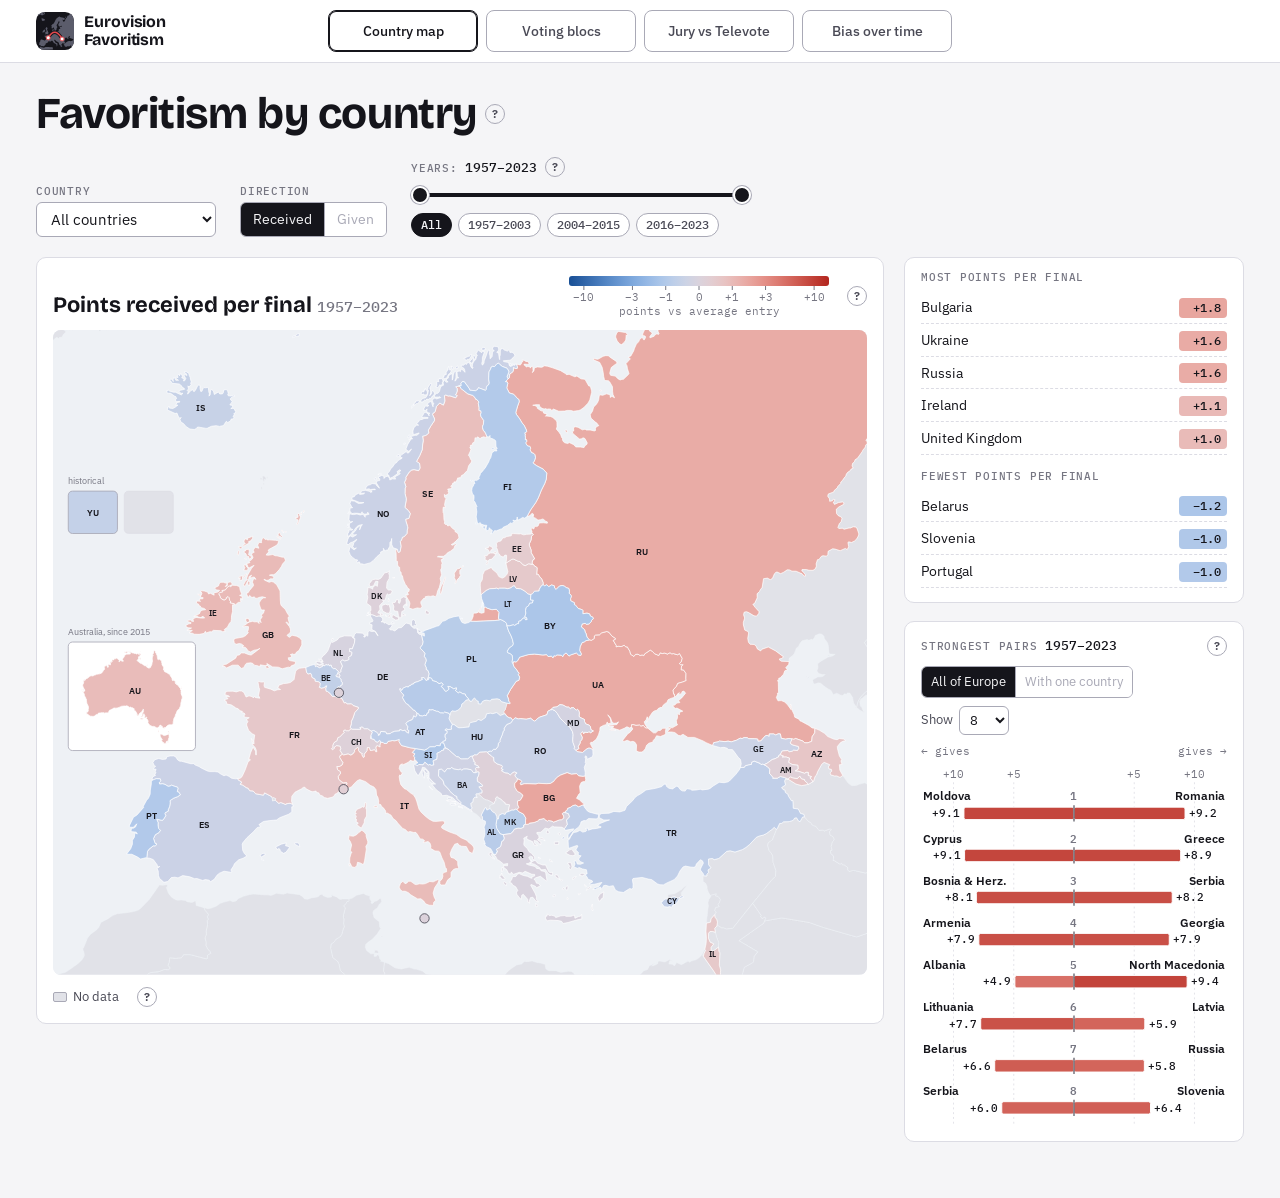
<file: index.html>
<!DOCTYPE html>
<html lang="en">
<head>
  <meta charset="utf-8">
  <meta name="viewport" content="width=device-width, initial-scale=1, viewport-fit=cover">
  <title>Eurovision favoritism map</title>
  <link rel="icon" href="img/favicon.svg" type="image/svg+xml">
  <link rel="preconnect" href="https://fonts.googleapis.com">
  <link rel="stylesheet" href="https://fonts.googleapis.com/css2?family=Bricolage+Grotesque:opsz,wght@12..96,500;12..96,700&family=IBM+Plex+Sans:wght@400;500;600&family=IBM+Plex+Mono:wght@400;500&display=swap">
  <link rel="stylesheet" href="css/site.css">
  <link rel="stylesheet" href="css/europe-map.css">
  <link rel="stylesheet" href="css/map.css">
  <script src="js/vendor/d3.min.js" defer></script>
  <script src="js/vendor/topojson-client.min.js" defer></script>
  <script type="module" src="js/pages/map.js"></script>
</head>
<body>
<header class="topbar" id="topbar"></header>

<main class="wrap">
  <header class="ttl">
    <h1>Favoritism by country</h1>
    <button type="button" class="help" aria-label="How to read this page" aria-controls="h-page" aria-expanded="false">?</button>
  </header>

  <div class="controls">
    <div class="ctl">
      <label for="focus">Country</label>
      <select id="focus"></select>
    </div>
    <div class="ctl">
      <span class="lbl">Direction</span>
      <div class="seg" id="direction" role="group" aria-label="Direction">
        <button type="button" data-value="in" aria-pressed="true">Received</button>
        <button type="button" data-value="out" id="dir-out" aria-pressed="false" disabled title="Select a country to see what it gives">Given</button>
      </div>
    </div>
    <div class="ctl">
      <span class="ttl">
        <span class="lbl" id="years-label">Years: <span class="mono val" id="years-value">1957–2023</span></span>
        <button type="button" class="help" aria-label="About the years" aria-controls="h-years" aria-expanded="false">?</button>
      </span>
      <div class="range" id="years" role="group" aria-labelledby="years-label"></div>
      <div class="presets" id="presets">
        <button type="button" data-range="1957-2023">All</button>
        <button type="button" data-range="1957-2003">1957–2003</button>
        <button type="button" data-range="2004-2015">2004–2015</button>
        <button type="button" data-range="2016-2023">2016–2023</button>
      </div>
    </div>
  </div>

  <section class="panel" aria-label="Favoritism map">
    <div class="stage">
      <div class="stage-head">
        <h2><span id="map-title">Points received per final</span> <span class="yr" id="map-years"></span></h2>
        <div class="ttl">
          <svg id="legend" class="legend" role="img" aria-label="Colour scale: points above or below expected, on a symmetric log scale"></svg>
          <button type="button" class="help" aria-label="About the colour scale" aria-controls="h-scale" aria-expanded="false">?</button>
        </div>
      </div>
      <div class="mapbox"><svg id="map" role="img" aria-label="Map of Europe coloured by points received per final, compared with the average entry"></svg></div>
      <div class="keys">
        <span class="key" id="key-selected" hidden><i class="swatch c-fg"></i>Selected country</span>
        <span class="key"><i class="swatch c-land"></i>No data</span>
        <button type="button" class="help" aria-label="About the map" aria-controls="h-keys" aria-expanded="false">?</button>
      </div>
    </div>

    <aside class="side">
      <div class="card">
        <div class="lbl" id="top-heading">Highest</div>
        <ol class="rank" id="top"></ol>
        <div class="lbl" id="low-heading">Lowest</div>
        <ol class="rank" id="low"></ol>
      </div>
      <div class="card" id="bond-card">
        <div class="ttl spread">
          <div class="lbl">Strongest pairs <span class="val mono" id="bond-years"></span></div>
          <button type="button" class="help" aria-label="How to read the strongest pairs" aria-controls="h-bonds" aria-expanded="false">?</button>
        </div>
        <div class="bond-controls">
          <div class="seg" id="bond-scope" role="group" aria-label="Which pairs">
            <button type="button" data-value="all" aria-pressed="true">All of Europe</button>
            <button type="button" data-value="focus" id="bond-scope-focus" aria-pressed="false">With Cyprus</button>
          </div>
          <label class="bond-count">Show <select id="bonds">
            <option>5</option><option selected>8</option><option>10</option><option>15</option>
          </select></label>
        </div>
        <svg id="bond-chart" role="group" aria-label="The strongest mutual pairs: what each country gives the other"></svg>
      </div>
    </aside>
  </section>
</main>

<div class="help-pop" id="h-page" role="tooltip" hidden>
  <p>Favoritism: points given minus what the receiver got on average that year. No country selected: points per final vs the average entry.<br>Click a country to select it, again to go back.</p>
</div>
<div class="help-pop" id="h-years" role="tooltip" hidden>
  <p>Finals 1957–2023, no contest in 2020. Points are standardised to the 12-point scale.</p>
</div>
<div class="help-pop" id="h-scale" role="tooltip" hidden>
  <p>Red: more than expected. Blue: fewer. Log scale beyond ±1.</p>
</div>
<div class="help-pop" id="h-keys" role="tooltip" hidden>
  <p>Grey: not in a final, or too few finals for an average.</p>
</div>
<div class="help-pop" id="h-bonds" role="tooltip" hidden>
  <p>Pairs ranked by the average of both directions. Hover a row to find it on the map.</p>
</div>
</body>
</html>
</file>
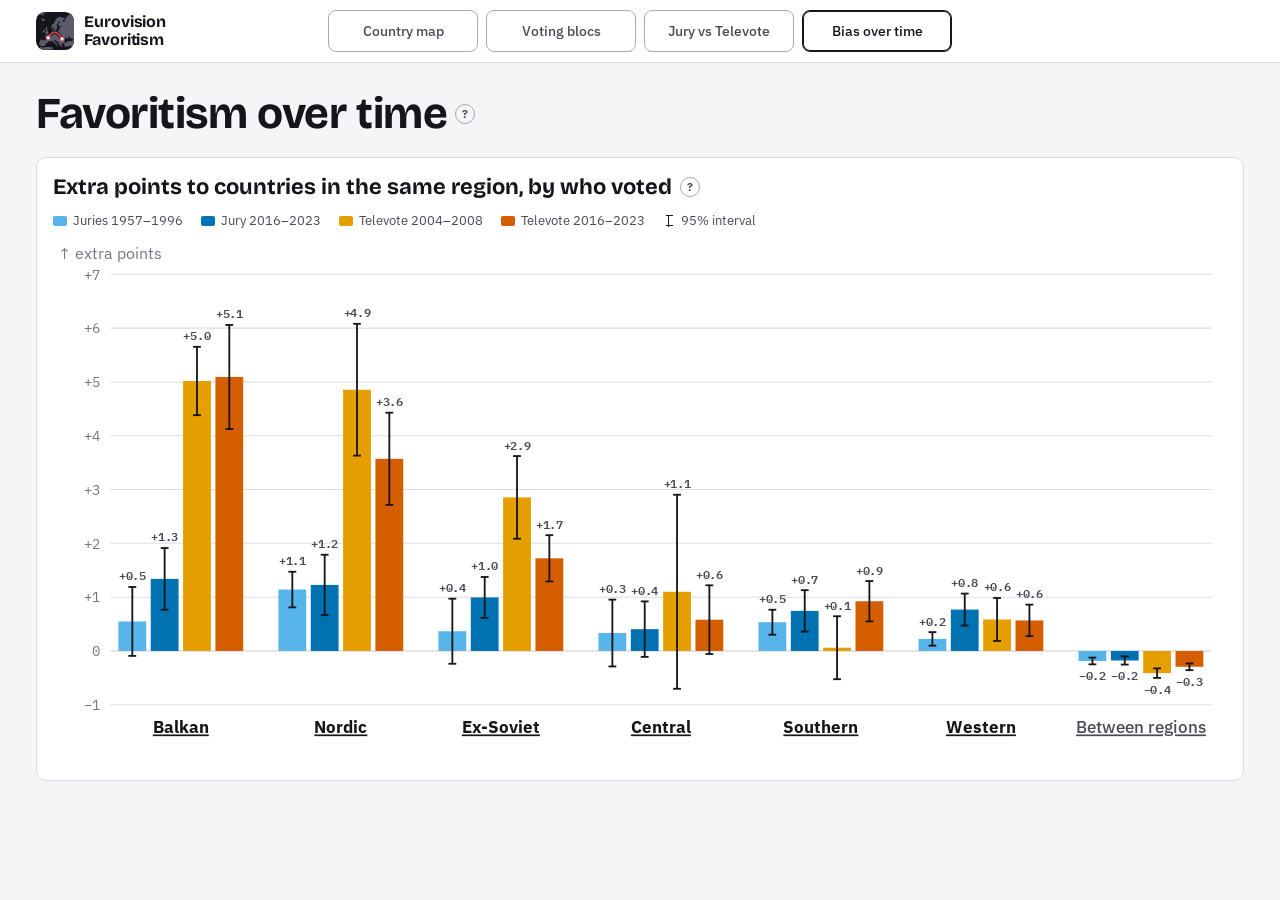
<file: bias-over-time.html>
<!DOCTYPE html>
<html lang="en">
<head>
  <meta charset="utf-8">
  <meta name="viewport" content="width=device-width, initial-scale=1, viewport-fit=cover">
  <title>Bias over time</title>
  <link rel="icon" href="img/favicon.svg" type="image/svg+xml">
  <link rel="preconnect" href="https://fonts.googleapis.com">
  <link rel="stylesheet" href="https://fonts.googleapis.com/css2?family=Bricolage+Grotesque:opsz,wght@12..96,500;12..96,700&family=IBM+Plex+Sans:wght@400;500;600&family=IBM+Plex+Mono:wght@400;500&display=swap">
  <link rel="stylesheet" href="css/site.css">
  <link rel="stylesheet" href="css/bias-over-time.css">
  <script src="js/vendor/d3.min.js" defer></script>
  <script type="module" src="js/pages/bias-over-time.js"></script>
</head>
<body>
<header class="topbar" id="topbar"></header>

<main class="wrap">
  <header class="ttl">
    <h1>Favoritism over time</h1>
    <button type="button" class="help" aria-label="Summary" aria-controls="h-page" aria-expanded="false">?</button>
  </header>

  <section class="stage" aria-labelledby="regions-title">
    <div class="stage-head">
      <div class="ttl">
        <h2 id="regions-title">Extra points to countries in the same region, by who voted</h2>
        <button type="button" class="help" aria-label="About this chart" aria-controls="h-regions" aria-expanded="false">?</button>
      </div>
      <div class="keys keys-regions">
        <span class="key"><i class="swatch c-oi-sky"></i>Juries 1957–1996</span>
        <span class="key"><i class="swatch c-oi-blue"></i>Jury 2016–2023</span>
        <span class="key"><i class="swatch c-oi-orange"></i>Televote 2004–2008</span>
        <span class="key"><i class="swatch c-oi-vermillion"></i>Televote 2016–2023</span>
        <span class="key"><i class="swatch c-ci"></i>95% interval</span>
      </div>
    </div>
    <div class="scroll"><svg id="regions" class="wide" role="img" aria-label="Grouped bar chart: per region, the extra points countries gave songs from their own region, for juries 1957–1996, televote 2004–2008, and jury and televote 2016–2023"></svg></div>
  </section>
</main>

<div class="help-pop" id="h-page" role="tooltip" hidden>
  <p><b>Favoritism</b>: the points a country gave a song minus the average the other countries gave it. Greece gives Cyprus 12, the others give Cyprus 3 on average: +9.</p>
</div>
<div class="help-pop" id="h-regions" role="tooltip" hidden>
  <p><b>Extra points</b>: how many more points a country gave a song than the other countries gave the same song. Norway gives Sweden 10, the others give Sweden 4 on average: +6.</p>
  <p>Only years in which every country voted the same way. Regions with few votes lean on the average of all regions; the line through a bar shows how certain it is. Hover a region's name for its countries.</p>
</div>
</body>
</html>
</file>
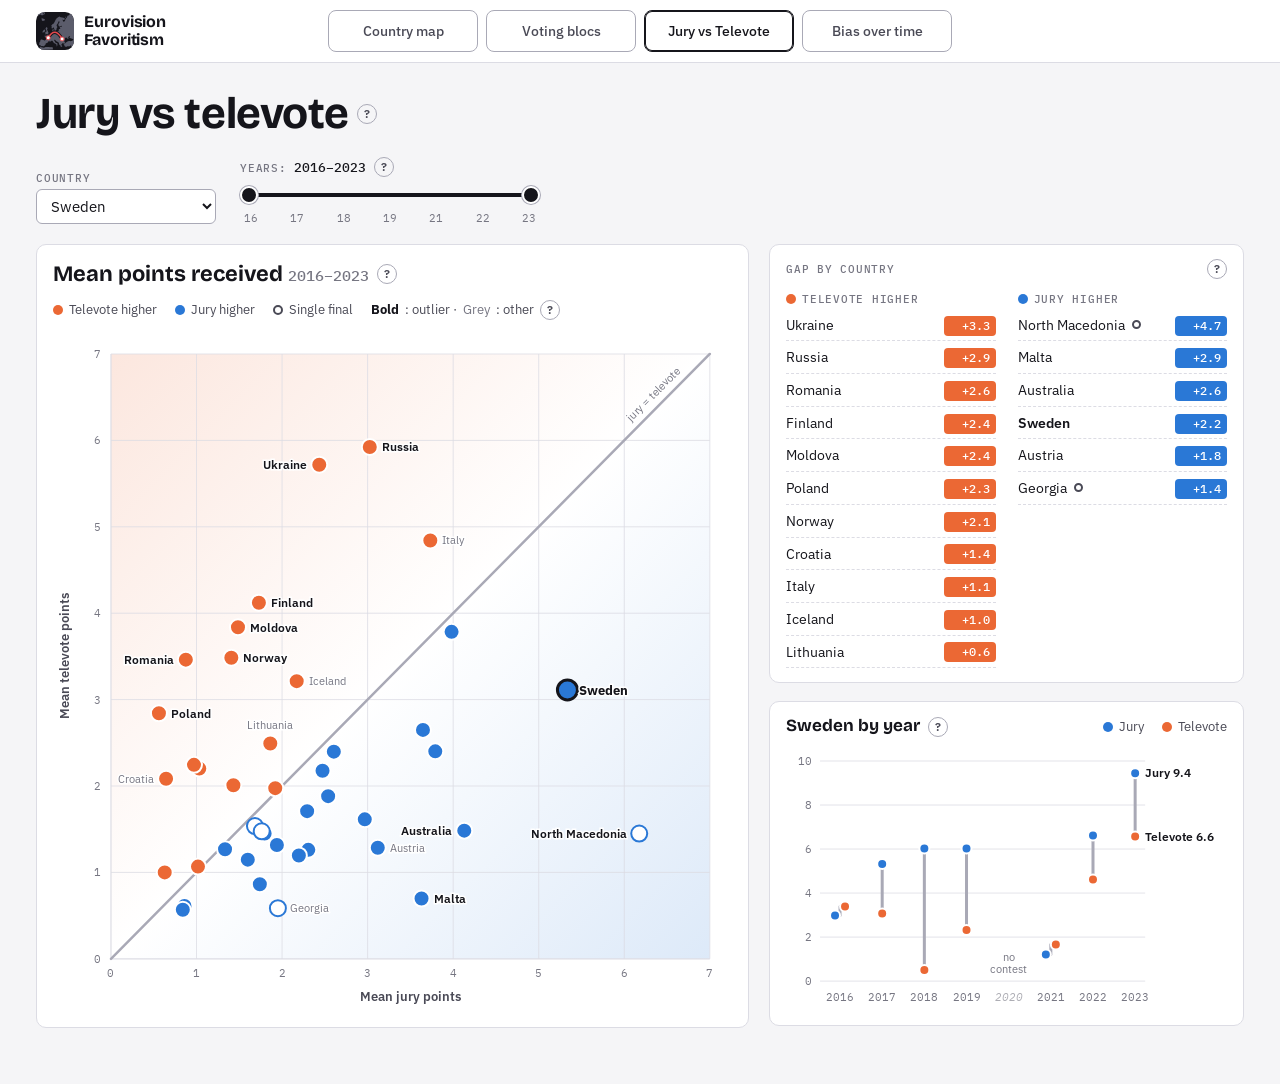
<file: jury-televote.html>
<!DOCTYPE html>
<html lang="en">
<head>
  <meta charset="utf-8">
  <meta name="viewport" content="width=device-width, initial-scale=1, viewport-fit=cover">
  <title>Jury vs televote</title>
  <link rel="icon" href="img/favicon.svg" type="image/svg+xml">
  <link rel="preconnect" href="https://fonts.googleapis.com">
  <link rel="stylesheet" href="https://fonts.googleapis.com/css2?family=Bricolage+Grotesque:opsz,wght@12..96,500;12..96,700&family=IBM+Plex+Sans:wght@400;500;600&family=IBM+Plex+Mono:wght@400;500&display=swap">
  <link rel="stylesheet" href="css/site.css">
  <link rel="stylesheet" href="css/jury-televote.css">
  <script src="js/vendor/d3.min.js" defer></script>
  <script type="module" src="js/pages/jury-televote.js"></script>
</head>
<body>
<header class="topbar" id="topbar"></header>

<main class="wrap">
  <header class="ttl">
    <h1>Jury vs televote</h1>
    <button type="button" class="help" aria-label="How to read this page" aria-controls="h-page" aria-expanded="false">?</button>
  </header>

  <div class="controls">
    <div class="ctl">
      <label for="country">Country</label>
      <select id="country"></select>
    </div>
    <div class="ctl">
      <span class="ttl">
        <span class="lbl" id="years-label">Years: <span class="mono val" id="years-value">2016–2023</span></span>
        <button type="button" class="help" aria-label="About the years" aria-controls="h-years" aria-expanded="false">?</button>
      </span>
      <div class="range" id="years" role="group" aria-labelledby="years-label"></div>
      <div class="range-ticks" aria-hidden="true"><span>16</span><span>17</span><span>18</span><span>19</span><span>21</span><span>22</span><span>23</span></div>
    </div>
  </div>

  <section class="panel jt-panel" aria-label="Jury and televote points per country">
    <div class="stage">
      <div class="stage-head">
        <div class="ttl">
          <h2>Mean points received <span class="yr" id="scatter-years">2016–2023</span></h2>
          <button type="button" class="help" aria-label="How to read the scatterplot" aria-controls="h-scatter" aria-expanded="false">?</button>
        </div>
      </div>
      <div class="keys">
        <span class="key"><i class="swatch dot c-tele"></i>Televote higher</span>
        <span class="key"><i class="swatch dot c-jury"></i>Jury higher</span>
        <span class="key"><i class="swatch ring"></i>Single final</span>
        <span class="key"><b class="key-strong">Bold</b>: outlier · <span class="key-soft">Grey</span>: other <button type="button" class="help" aria-label="Which countries are named" aria-controls="h-named" aria-expanded="false">?</button></span>
      </div>
      <div class="scatter-box"><svg id="scatter" role="img" aria-label="Scatterplot of average jury points against average televote points per country"></svg></div>
    </div>

    <aside class="side">
      <div class="card gaps-card">
        <div class="ttl spread">
          <span class="lbl">Gap by country</span>
          <button type="button" class="help" aria-label="About the gap" aria-controls="h-gap" aria-expanded="false">?</button>
        </div>
        <div class="gap-lists">
          <div>
            <div class="lbl key"><i class="swatch dot c-tele"></i>Televote higher</div>
            <ol class="rank" id="tele-list"></ol>
          </div>
          <div>
            <div class="lbl key"><i class="swatch dot c-jury"></i>Jury higher</div>
            <ol class="rank" id="jury-list"></ol>
          </div>
        </div>
      </div>

      <div class="card" aria-label="Year by year">
        <div class="ttl spread">
          <div class="ttl">
            <h2 class="card-title" id="years-title">Sweden by year</h2>
            <button type="button" class="help" aria-label="About the year chart" aria-controls="h-yearly" aria-expanded="false">?</button>
          </div>
          <div class="keys">
            <span class="key"><i class="swatch dot c-jury"></i>Jury</span>
            <span class="key"><i class="swatch dot c-tele"></i>Televote</span>
          </div>
        </div>
        <svg id="yearly" role="img" aria-label="Jury and televote points per year for the selected country, one pair of dots per final"></svg>
      </div>
    </aside>
  </section>
</main>

<div class="help-pop" id="h-page" role="tooltip" hidden>
  <p>Mean jury and televote points received per voting country, 2016–2023.</p>
</div>
<div class="help-pop" id="h-years" role="tooltip" hidden>
  <p>Finals 2016–2023, no contest in 2020.</p>
</div>
<div class="help-pop" id="h-scatter" role="tooltip" hidden>
  <p>On the diagonal, jury and televote agree. Hollow dots: one final only.</p>
</div>
<div class="help-pop" id="h-named" role="tooltip" hidden>
  <p>Bold: outliers and the selected country.</p>
</div>
<div class="help-pop" id="h-gap" role="tooltip" hidden>
  <p>Gap = jury − televote.</p>
</div>
<div class="help-pop" id="h-yearly" role="tooltip" hidden>
  <p>Mean points per voting country in each final. Shaded: the selected years.</p>
</div>
</body>
</html>
</file>
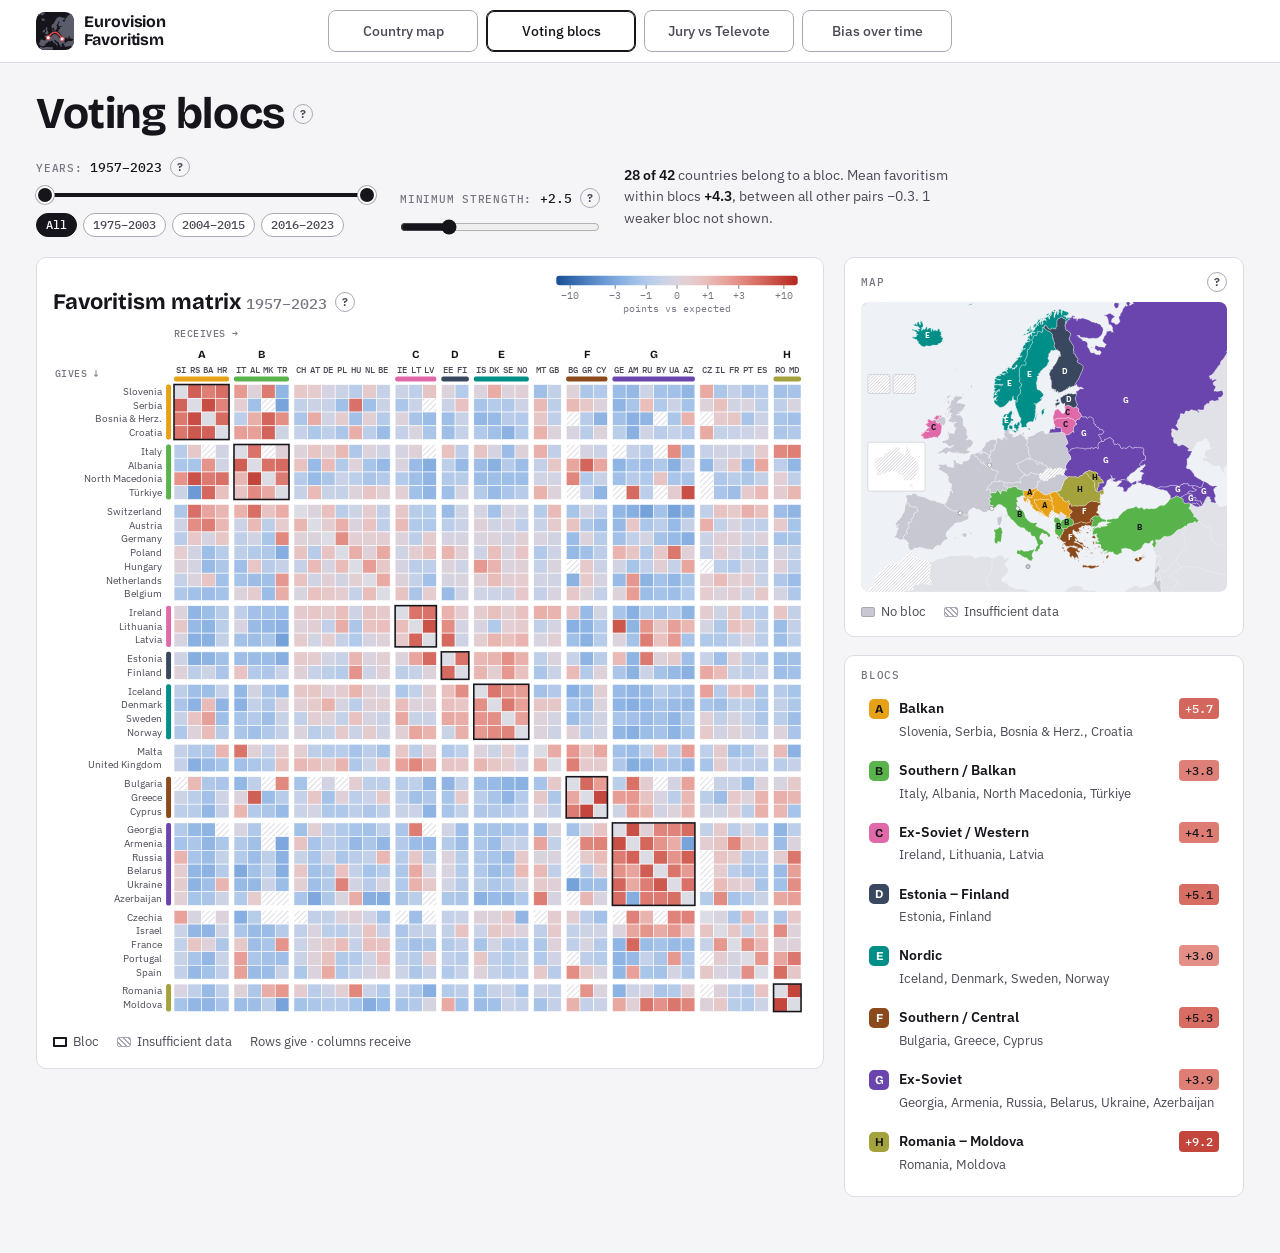
<file: voting-blocs.html>
<!DOCTYPE html>
<html lang="en">
<head>
  <meta charset="utf-8">
  <meta name="viewport" content="width=device-width, initial-scale=1, viewport-fit=cover">
  <title>Voting blocs</title>
  <link rel="icon" href="img/favicon.svg" type="image/svg+xml">
  <link rel="preconnect" href="https://fonts.googleapis.com">
  <link rel="stylesheet" href="https://fonts.googleapis.com/css2?family=Bricolage+Grotesque:opsz,wght@12..96,500;12..96,700&family=IBM+Plex+Sans:wght@400;500;600&family=IBM+Plex+Mono:wght@400;500&display=swap">
  <link rel="stylesheet" href="css/site.css">
  <link rel="stylesheet" href="css/europe-map.css">
  <link rel="stylesheet" href="css/voting-blocs.css">
  <script src="js/vendor/d3.min.js" defer></script>
  <script src="js/vendor/topojson-client.min.js" defer></script>
  <script type="module" src="js/pages/voting-blocs.js"></script>
</head>
<body>
<header class="topbar" id="topbar"></header>

<main class="wrap">
  <header class="ttl">
    <h1>Voting blocs</h1>
    <button type="button" class="help" aria-label="How to read this page" aria-controls="h-page" aria-expanded="false">?</button>
  </header>

  <div class="controls">
    <div class="ctl">
      <span class="ttl">
        <span class="lbl" id="years-label">Years: <span class="mono val" id="years-value">1957–2023</span></span>
        <button type="button" class="help" aria-label="About the years" aria-controls="h-years" aria-expanded="false">?</button>
      </span>
      <div class="range" id="years" role="group" aria-labelledby="years-label"></div>
      <div class="presets" id="presets">
        <button type="button" data-range="1957-2023">All</button>
        <button type="button" data-range="1975-2003">1975–2003</button>
        <button type="button" data-range="2004-2015">2004–2015</button>
        <button type="button" data-range="2016-2023">2016–2023</button>
      </div>
    </div>
    <div class="ctl">
      <span class="ttl">
        <label for="strength">Minimum strength: <span id="strength-value" class="mono val">+2.5</span></label>
        <button type="button" class="help" aria-label="How the blocs are found" aria-controls="h-groups" aria-expanded="false">?</button>
      </span>
      <input type="range" id="strength" min="1.5" max="6" step="0.5" value="2.5">
    </div>
    <p class="verdict" id="verdict"></p>
  </div>

  <section class="panel" aria-label="Voting blocs">
    <div class="stage">
      <div class="stage-head">
        <div class="ttl">
          <h2>Favoritism matrix <span class="yr" id="matrix-years"></span></h2>
          <button type="button" class="help" aria-label="How to read the matrix" aria-controls="h-matrix" aria-expanded="false">?</button>
        </div>
        <svg id="legend" class="legend" role="img" aria-label="Colour scale: points above or below expected, on a symmetric log scale"></svg>
      </div>
      <div class="scroll"><svg id="matrix" role="img" aria-label="Matrix of favoritism between countries, sorted so that countries voting alike sit next to each other"></svg></div>
      <div class="keys">
        <span class="key"><i class="swatch box"></i>Bloc</span>
        <span class="key"><i class="swatch hatch"></i>Insufficient data</span>
        <span class="key">Rows give · columns receive</span>
      </div>
    </div>

    <aside class="side">
      <div class="card">
        <div class="ttl spread">
          <div class="lbl">Map</div>
          <button type="button" class="help" aria-label="About the map" aria-controls="h-map" aria-expanded="false">?</button>
        </div>
        <div class="mapbox"><svg id="map" role="img" aria-label="Map of Europe coloured by voting bloc"></svg></div>
        <div class="keys">
          <span class="key"><i class="swatch c-nobloc"></i>No bloc</span>
          <span class="key"><i class="swatch hatch"></i>Insufficient data</span>
        </div>
      </div>
      <div class="card">
        <div class="lbl">Blocs</div>
        <ol class="blocs" id="blocs"></ol>
      </div>
    </aside>
  </section>
</main>

<div class="help-pop" id="h-page" role="tooltip" hidden>
  <p>Blocs found by clustering the votes. Hover anything to highlight it everywhere.</p>
</div>
<div class="help-pop" id="h-years" role="tooltip" hidden>
  <p>Finals only. Points standardised to the 12-point scale.</p>
</div>
<div class="help-pop" id="h-groups" role="tooltip" hidden>
  <p>A group is a bloc when its members favour each other by at least the threshold.</p>
</div>
<div class="help-pop" id="h-matrix" role="tooltip" hidden>
  <p>Rows give, columns receive. Blocs form squares on the diagonal.</p>
</div>
<div class="help-pop" id="h-map" role="tooltip" hidden>
  <p>Grey: no bloc. Hatched: too little data.</p>
</div>
</body>
</html>
</file>
<file: css/site.css>
/* Shared styles: colours, type, top bar, controls, cards.
   Each page adds its own small stylesheet on top of this one. */

:root {
  --bg: #f5f5f7; --surface: #ffffff; --surface-2: #ececf1;
  --fg: #15151b; --fg-2: #4a4a56; --muted: #767682;
  --line: #dcdce4; --line-strong: #a9a9b6;
  --sea: #eef1f5; --land: #e1e2e8; --accent: #0f6b77;

  /* favoritism scale: blue = fewer points than expected, red = more */
  --neg2: #184f95; --neg1: #7fb0ec; --mid: #ebebef; --pos1: #ee9488; --pos2: #b3261e;

  --jury: #2a78d6; --tele: #eb6834;

  /* voting blocs: one hue per group, none of them the red or blue of the favoritism scale */
  --bloc-1: #008f88; --bloc-2: #e6a117; --bloc-3: #6a45ad;
  --bloc-4: #58b34a; --bloc-5: #e06aa9; --bloc-6: #8a4a1c;
  --bloc-7: #39485e; --bloc-8: #a3a23c;
  --no-bloc: #c7c8d2;

  --logo-bg: #15151b; --logo-land: #5b5c6b;

  --display: "Bricolage Grotesque", "Avenir Next", system-ui, sans-serif;
  --body: "IBM Plex Sans", system-ui, -apple-system, "Segoe UI", sans-serif;
  --mono: "IBM Plex Mono", ui-monospace, "SF Mono", Menlo, monospace;
}

@media (prefers-color-scheme: dark) {
  :root:not([data-theme="light"]) {
    --bg: #121216; --surface: #1b1b21; --surface-2: #26262e;
    --fg: #efeff3; --fg-2: #c2c2cc; --muted: #8e8e9a;
    --line: #33333d; --line-strong: #5a5a66;
    --sea: #16171c; --land: #24252c; --accent: #55b8c4;
    --neg2: #6aa6f0; --neg1: #2b5591; --mid: #3a3a43; --pos1: #8e3a33; --pos2: #ef6b62;
    --jury: #3987e5; --tele: #d95926;
    --bloc-1: #2bb8af; --bloc-2: #e0a02a; --bloc-3: #a288e3; --bloc-4: #6cc45c; --bloc-5: #e57fb6; --bloc-6: #c07a45; --bloc-7: #8fa0b8; --bloc-8: #c2c15a; --no-bloc: #3b3c47;
    --logo-bg: #26262e; --logo-land: #6a6b7a;
    color-scheme: dark;
  }
}
:root[data-theme="dark"] {
  --bg: #121216; --surface: #1b1b21; --surface-2: #26262e;
  --fg: #efeff3; --fg-2: #c2c2cc; --muted: #8e8e9a;
  --line: #33333d; --line-strong: #5a5a66;
  --sea: #16171c; --land: #24252c; --accent: #55b8c4;
  --neg2: #6aa6f0; --neg1: #2b5591; --mid: #3a3a43; --pos1: #8e3a33; --pos2: #ef6b62;
  --jury: #3987e5; --tele: #d95926;
  --bloc-1: #2bb8af; --bloc-2: #e0a02a; --bloc-3: #a288e3; --bloc-4: #6cc45c; --bloc-5: #e57fb6; --bloc-6: #c07a45; --bloc-7: #8fa0b8; --bloc-8: #c2c15a; --no-bloc: #3b3c47;
  --logo-bg: #26262e; --logo-land: #6a6b7a;
  color-scheme: dark;
}

* { box-sizing: border-box; }
[hidden] { display: none !important; }
body { margin: 0; background: var(--bg); color: var(--fg); font: 15px/1.55 var(--body); }
h1 { font: 700 clamp(28px, 4.4vw, 44px)/1.05 var(--display); margin: 0; letter-spacing: -.01em; text-wrap: balance; }
h2 { font: 700 22px/1.2 var(--display); margin: 0; text-wrap: balance; }
h2 .yr { font: 500 15px/1 var(--mono); color: var(--muted); }
svg { display: block; width: 100%; height: auto; }
svg text { font-family: var(--body); }
svg .mono, .mono { font-family: var(--mono); }
button:focus-visible, select:focus-visible, a:focus-visible { outline: 2px solid var(--accent); outline-offset: 2px; }
.visually-hidden { position: absolute; width: 1px; height: 1px; overflow: hidden; clip-path: inset(50%); white-space: nowrap; }

@media (prefers-reduced-motion: reduce) {
  * { transition: none !important; animation: none !important; }
}

/* ---------- top bar: logo left, four equal page boxes centred */
.topbar { display: block; position: sticky; top: 0; z-index: 30; background: color-mix(in srgb, var(--surface) 92%, transparent); backdrop-filter: blur(8px); border-bottom: 1px solid var(--line); }
.topbar-in { width: 100%; max-width: 1240px; margin: 0 auto; padding-block: 10px; padding-left: max(16px, env(safe-area-inset-left, 0px)); padding-right: max(16px, env(safe-area-inset-right, 0px));
  display: grid; grid-template-columns: 1fr auto 1fr; align-items: center; gap: 10px 24px; }
.brand { justify-self: start; display: flex; align-items: center; gap: 10px; color: var(--fg); text-decoration: none; border-radius: 10px; padding: 2px 6px 2px 2px; margin-left: -2px; }
.brand:hover .brand-txt { text-decoration: underline; text-underline-offset: 3px; }
.logo { width: 38px; height: 38px; flex: none; }
.logo-bg { fill: var(--logo-bg); }
.logo-land { fill: var(--logo-land); }
.logo-arc { fill: none; stroke: #e5484d; stroke-width: 2.6; stroke-linecap: round; }
.logo-arc-halo { fill: none; stroke: var(--logo-bg); stroke-width: 5.5; stroke-linecap: round; }
.logo-dot { fill: #ffffff; stroke: #e5484d; stroke-width: 1.6; }
.brand-txt { font: 700 16px/1.15 var(--display); letter-spacing: -.005em; max-width: 11ch; }
.topbar nav { grid-column: 2; }
.topbar nav ul { list-style: none; margin: 0; padding: 0; display: grid; grid-template-columns: repeat(4, 150px); gap: 8px; }
.topbar nav a { display: grid; place-items: center; height: 42px; padding: 0 10px; text-align: center; font: 500 14px/1.2 var(--body); color: var(--fg-2); text-decoration: none;
  background: var(--surface); border: 1px solid var(--line-strong); border-radius: 8px; transition: border-color .15s, color .15s; }
.topbar nav a:hover { border-color: var(--fg-2); color: var(--fg); }
.topbar nav a[aria-current=page] { color: var(--fg); border-color: var(--fg); box-shadow: inset 0 0 0 1px var(--fg); }

/* narrower screens: logo on its own row, boxes across the full width, then two by two */
@media (max-width: 1000px) {
  .topbar-in { grid-template-columns: 1fr; }
  .brand-txt { max-width: none; }
  .topbar nav { grid-column: 1; }
  .topbar nav ul { grid-template-columns: repeat(4, 1fr); }
}
@media (max-width: 560px) {
  .topbar nav ul { grid-template-columns: repeat(2, 1fr); }
  .topbar nav a { height: 38px; font-size: 13px; }
}

/* ---------- page layout */
.wrap { max-width: 1240px; margin: 0 auto; padding-block: 28px 56px; padding-left: max(16px, env(safe-area-inset-left, 0px)); padding-right: max(16px, env(safe-area-inset-right, 0px)); display: grid; gap: 20px; }
.ttl { display: flex; align-items: center; gap: 8px; flex-wrap: wrap; min-width: 0; }
.ttl.spread { justify-content: space-between; }
.panel { display: grid; grid-template-columns: minmax(0, 1fr) var(--aside, 290px); gap: 20px; align-items: start; }
@media (max-width: 920px) { .panel { grid-template-columns: minmax(0, 1fr); } }
.stage, .card { background: var(--surface); border: 1px solid var(--line); border-radius: 10px; display: grid; }
.stage { padding: 16px; min-width: 0; gap: 12px; }
.card { padding: 14px 16px; gap: 10px; }
.card p { margin: 0; color: var(--fg-2); }
.stage-head { display: flex; flex-wrap: wrap; justify-content: space-between; align-items: end; gap: 10px 20px; }
.side { display: grid; gap: 18px; font-size: 14px; }
.scroll { overflow-x: auto; min-width: 0; }
.sub { margin: 0; color: var(--fg-2); font-size: 14px; max-width: 70ch; }
.loading { color: var(--muted); font-size: 14px; }
.error { color: var(--pos2); }

/* ---------- controls */
.controls { display: flex; flex-wrap: wrap; gap: 14px 24px; align-items: end; }
.ctl { display: grid; gap: 5px; }
.lbl, .ctl label { font: 500 11px/1 var(--mono); letter-spacing: .07em; text-transform: uppercase; color: var(--muted); }
.lbl .val, .ctl label .val { color: var(--fg); text-transform: none; letter-spacing: 0; font-size: 13px; }
select { font: inherit; color: var(--fg); background: var(--surface); border: 1px solid var(--line-strong); border-radius: 6px; padding: 6px 10px; min-width: 180px; }
input[type=range] { width: 200px; accent-color: var(--fg); margin: 6px 0 2px; }

.seg { display: inline-flex; border: 1px solid var(--line-strong); border-radius: 6px; overflow: hidden; }
.seg button { font: inherit; font-size: 14px; background: var(--surface); color: var(--fg-2); border: 0; padding: 6px 12px; cursor: pointer; }
.seg button + button { border-left: 1px solid var(--line-strong); }
.seg button[aria-pressed=true] { background: var(--fg); color: var(--bg); }
.seg.tight { margin-top: 4px; }

.presets { display: flex; flex-wrap: wrap; gap: 6px; }
.presets button { font: 500 12px/1 var(--mono); background: var(--surface); color: var(--fg-2); border: 1px solid var(--line-strong); border-radius: 999px; padding: 5px 9px; cursor: pointer; }
.presets button[aria-pressed=true] { background: var(--fg); color: var(--bg); border-color: var(--fg); }

/* two-handle year slider (js/shared/year-range.js) */
.range { position: relative; width: min(var(--range-w, 340px), 82vw); height: 26px; }
.range .track, .range .fill { position: absolute; top: 11px; height: 4px; border-radius: 2px; }
.range .track { left: 9px; right: 9px; background: var(--line); }
.range .fill { background: var(--fg); }
.range input[type=range] { position: absolute; inset: 0; width: 100%; height: 26px; margin: 0; background: none; pointer-events: none; -webkit-appearance: none; appearance: none; }
.range input[type=range]::-webkit-slider-runnable-track { background: none; height: 26px; }
.range input[type=range]::-moz-range-track { background: none; }
.range input[type=range]::-webkit-slider-thumb { -webkit-appearance: none; pointer-events: auto; width: 18px; height: 18px; margin-top: 4px; border-radius: 50%; background: var(--fg); border: 2px solid var(--surface); box-shadow: 0 0 0 1px var(--line-strong); cursor: grab; }
.range input[type=range]::-moz-range-thumb { pointer-events: auto; width: 14px; height: 14px; border-radius: 50%; background: var(--fg); border: 2px solid var(--surface); box-shadow: 0 0 0 1px var(--line-strong); cursor: grab; }
.range input[type=range]:focus-visible { outline: none; }
.range input[type=range]:focus-visible::-webkit-slider-thumb { box-shadow: 0 0 0 3px var(--accent); }
.range input[type=range]:focus-visible::-moz-range-thumb { box-shadow: 0 0 0 3px var(--accent); }
.range-ticks { display: flex; justify-content: space-between; width: min(var(--range-w, 340px), 82vw); padding: 0 4px; font: 11px/1 var(--mono); color: var(--muted); }

/* ---------- legends and ranked lists */
.keys { display: flex; flex-wrap: wrap; gap: 6px 18px; font-size: 13px; color: var(--fg-2); align-items: center; }
.key { display: inline-flex; align-items: center; gap: 6px; }
/* a swatch takes its colour from --c, set by one of the c-* classes */
.swatch { width: 14px; height: 10px; border-radius: 2px; display: inline-block; background: var(--c, transparent); border: 1px solid var(--line-strong); }
.swatch.dot { width: 10px; height: 10px; border-radius: 50%; border: 0; }
.swatch.ring { width: 10px; height: 10px; border-radius: 50%; background: transparent; border: 2px solid var(--fg-2); }
.swatch.line { width: 18px; height: 0; background: none; border: 0; border-top: 2.5px solid var(--c, var(--fg)); border-radius: 0; }
.swatch.line.dash { border-top-style: dashed; }
.swatch.hatch { background: repeating-linear-gradient(45deg, var(--surface) 0 2px, var(--line-strong) 2px 3.5px); }
.c-fg { --c: var(--fg); } .c-fg2 { --c: var(--fg-2); } .c-land { --c: var(--land); }
.c-nobloc { --c: var(--no-bloc); } .c-jury { --c: var(--jury); } .c-tele { --c: var(--tele); } .c-accent { --c: var(--accent); }

.rank { margin: 0; padding: 0; list-style: none; display: grid; gap: 2px; font-variant-numeric: tabular-nums; }
.rank li { display: grid; grid-template-columns: 1fr auto; gap: 10px; align-items: center; padding: 4px 0; border-bottom: 1px dashed var(--line); }
.rank li button { all: unset; cursor: pointer; color: var(--fg); }
.rank li button:hover { text-decoration: underline; }
.rank li button:focus-visible { outline: 2px solid var(--accent); outline-offset: 2px; }
.rank .empty { color: var(--muted); }
.rank + .lbl { margin-top: 6px; }
.pill { font: 500 12px/1 var(--mono); padding: 4px 6px; border-radius: 4px; min-width: 48px; text-align: right; }

/* ---------- tooltip */
.tip { position: fixed; z-index: 40; pointer-events: none; background: var(--surface); color: var(--fg); border: 1px solid var(--line-strong); border-radius: 6px; padding: 7px 10px; font-size: 13px; line-height: 1.4; box-shadow: 0 4px 14px rgb(0 0 0 / .14); max-width: 260px; }
.tip b { font-weight: 600; }
.tip .m { font-family: var(--mono); color: var(--fg-2); }

/* ---------- "?" help buttons: hover or focus to peek, click to pin, Esc to close */
.help { all: unset; box-sizing: border-box; display: inline-grid; place-items: center; width: 20px; height: 20px; flex: none; border-radius: 50%; border: 1.5px solid var(--line-strong); color: var(--fg-2); font: 600 12px/1 var(--body); cursor: help; vertical-align: middle; text-transform: none; letter-spacing: 0; }
.help:hover, .help[aria-expanded=true] { background: var(--fg); color: var(--bg); border-color: var(--fg); }
.help:focus-visible { outline: 2px solid var(--accent); outline-offset: 2px; }
.help-pop { position: fixed; z-index: 50; max-width: calc(100vw - 24px); background: var(--surface); color: var(--fg-2); border: 1px solid var(--line-strong); border-radius: 8px; padding: 12px 14px; font: 400 13.5px/1.5 var(--body); box-shadow: 0 8px 24px rgb(0 0 0 / .18); }
.help-pop b { color: var(--fg); font-weight: 600; }
.help-pop p { margin: 0 0 7px; }
.help-pop p:last-child { margin: 0; }

/* ---------- chart pieces shared by the pages */
.axis text, .tick-label { font: 11px var(--mono); fill: var(--muted); }
.axis line, .axis path { stroke: none; }
.grid line { stroke: var(--line); stroke-width: .8; }
.grid .zero { stroke-width: 1.2; }
.country { cursor: pointer; transition: fill .25s; }
/* 2020, the year without a contest, on line chart axes */
.tick-label.no-contest { fill-opacity: .6; font-style: italic; }
</file>
<file: css/europe-map.css>
/* The Europe map (js/shared/europe-map.js), used on the country map and the voting-blocs page. */
.mapbox { border-radius: 8px; overflow: hidden; background: var(--sea); }
.map-context path { fill: var(--land); stroke: var(--sea); stroke-width: .6; }
.country { stroke: var(--surface); stroke-width: .8; }
.country.micro { stroke: var(--fg-2); stroke-width: 1; }
.country.micro.is-selected { r: 7px; }
.country.boxed { stroke: var(--line-strong); stroke-width: 1; }
/* outline of the hovered country: a copy of its shape, drawn above all the others */
.country-outline { fill: none; stroke: var(--fg); stroke-width: 3; stroke-linejoin: round; pointer-events: none; }
.country.is-dim { opacity: .25; }
.map-frame { fill: var(--surface); stroke: var(--line-strong); }
.map-note { font-size: 11px; fill: var(--muted); }
.map-labels { pointer-events: none; font-weight: 600; }
/* countries in no final in the selected years: drawn like the countries outside Eurovision */
.country.is-absent { fill: var(--land); stroke: var(--sea); stroke-width: .6; pointer-events: none; cursor: default; }
.country.micro.is-absent { display: none; }
.country.boxed.is-absent { stroke: var(--line); }
.map-labels text.is-absent { display: none; }
.country.is-inert { pointer-events: none; cursor: default; }
</file>
<file: css/map.css>
/* Country map page */
:root { --aside: 340px; }
.legend { width: 280px; }

/* strongest pairs: a paired bar chart beside the map */
.bond-controls { display: flex; flex-wrap: wrap; gap: 8px 12px; align-items: center; justify-content: space-between; }
.bond-controls .seg button { font-size: 13px; padding: 5px 9px; }
.bond-count { font-size: 13px; color: var(--fg-2); display: inline-flex; gap: 6px; align-items: center; }
.bond-count select { min-width: 0; padding: 4px 6px; font-size: 13px; }
#bond-chart { overflow: visible; }
#bond-chart .grid line { stroke: var(--line); stroke-dasharray: 2 3; }
.pair { cursor: pointer; outline: none; }
.pair .row-bg { fill: transparent; }
.pair:hover .row-bg, .pair:focus-visible .row-bg, .pair.is-on .row-bg { fill: var(--surface-2); }
.pair:focus-visible .row-bg { stroke: var(--accent); stroke-width: 1.5; }
.pair-name { font-size: 13px; font-weight: 600; fill: var(--fg); }
.rank-no { font: 600 11px var(--mono); fill: var(--muted); }
.bar { stroke: var(--surface); stroke-width: 1; }
.bar-value { font: 500 11px var(--mono); }
.mid-line { stroke: var(--fg-2); stroke-width: 1.2; }
.empty-note { font-size: 13px; fill: var(--muted); }
#bond-chart.has-focus .pair:not(.is-on) { opacity: .3; }
/* "Given" needs a selected country */
.seg button:disabled { color: var(--line-strong); background: var(--surface); cursor: not-allowed; }
</file>
<file: css/bias-over-time.css>
/* Favoritism over time page */
svg.wide { min-width: 720px; }
.note { font-size: 12px; fill: var(--muted); }
/* Okabe-Ito colour-blind-safe palette, used as given and the same in light and dark mode */
#regions, .keys-regions { --oi-sky: #56B4E9; --oi-blue: #0072B2; --oi-orange: #E69F00; --oi-vermillion: #D55E00; }
.vbar.jury-old .fill { fill: var(--oi-sky); }
.vbar.jury-new .fill { fill: var(--oi-blue); }
.vbar.tele-old .fill { fill: var(--oi-orange); }
.vbar.tele-new .fill { fill: var(--oi-vermillion); }
.ci line { stroke: var(--fg); stroke-width: 1.4; }
.swatch.c-ci { width: 12px; height: 12px; border: 0; background:
  linear-gradient(var(--fg), var(--fg)) center / 1.4px 100% no-repeat,
  linear-gradient(var(--fg), var(--fg)) center top / 7px 1.4px no-repeat,
  linear-gradient(var(--fg), var(--fg)) center bottom / 7px 1.4px no-repeat; }
.bval { font: 600 9.5px var(--mono); fill: var(--fg-2); letter-spacing: -.2px; }
.glabel { font-size: 13px; font-weight: 700; fill: var(--fg); cursor: help; text-decoration: underline dotted; text-underline-offset: 3px; outline: none; }
.glabel:hover, .glabel:focus-visible { fill: var(--accent); }
.glabel.other { font-weight: 500; fill: var(--fg-2); }
.keys-regions .swatch.c-oi-sky { --c: var(--oi-sky); border: 0; }
.keys-regions .swatch.c-oi-blue { --c: var(--oi-blue); border: 0; }
.keys-regions .swatch.c-oi-orange { --c: var(--oi-orange); border: 0; }
.keys-regions .swatch.c-oi-vermillion { --c: var(--oi-vermillion); border: 0; }
</file>
<file: css/jury-televote.css>
/* Jury vs televote page: scatterplot left, lists and year chart right */
:root { --range-w: 300px; }

/* The scatterplot takes about 60% of the width and fills its card; the gap lists and the
   year chart share the remaining 40%. */
.jt-panel { grid-template-columns: minmax(0, 1.5fr) minmax(0, 1fr); }
@media (max-width: 1100px) { .jt-panel { grid-template-columns: minmax(0, 1fr); } }   /* lists need about 450 px side by side */
.scatter-box { width: 100%; max-width: 760px; margin: 0 auto; }
.dot { cursor: pointer; }
.key-strong { font-weight: 700; color: var(--fg); }
.key-soft { color: var(--muted); }
.gap-lists { display: grid; grid-template-columns: 1fr 1fr; gap: 0 22px; }
.gap-lists .lbl { margin-bottom: 4px; }
.gaps-card { container-type: inline-size; }
/* side by side only when both lists fit on one line each */
@container (max-width: 430px) { .gap-lists { grid-template-columns: 1fr; gap: 12px; } }
.card-title { font-size: 17px; }
.rank li.is-selected button { font-weight: 600; }
.rank .single { width: 9px; height: 9px; margin-left: 4px; vertical-align: 1px; }   /* hollow dot = single final, as in the legend */
.pill.jury { background: var(--jury); color: #fff; }
.pill.tele { background: var(--tele); color: #fff; }
.pill { min-width: 52px; }

.plot-label { paint-order: stroke; stroke: var(--surface); stroke-width: 3px; }
.axis-title { font-size: 13px; font-weight: 600; fill: var(--fg-2); }
.end-label { font-size: 12px; font-weight: 600; fill: var(--fg); }
.note { font-size: 11px; fill: var(--muted); }
</file>
<file: css/voting-blocs.css>
/* Voting blocs page */
:root { --aside: 400px; }
@media (max-width: 1100px) { .panel { grid-template-columns: minmax(0, 1fr); } }
.legend { width: 260px; }
.verdict { margin: 0; font-size: 14px; color: var(--fg-2); max-width: 44ch; align-self: center; }
.verdict b { color: var(--fg); font-weight: 600; }
#matrix { min-width: 560px; }
.swatch.box { background: none; border: 2px solid var(--fg); border-radius: 1px; }

.cell { stroke: var(--surface); stroke-width: .6; }
.cell.self { fill: var(--line); }
.cell.none { fill: url(#matrix-hatch); }
.matrix-label { font-size: 10.5px; fill: var(--fg-2); cursor: pointer; }
.matrix-label.code { font: 500 9px var(--mono); }
.matrix-label.is-on { fill: var(--fg); font-weight: 700; }
.matrix-label:hover { text-decoration: underline; }
.bloc-box { fill: none; stroke: var(--fg); stroke-width: 1.6; pointer-events: none; }
.bloc-tag { font: 700 11px var(--display); fill: var(--fg); }
.axis-note { font: 500 10.5px var(--mono); fill: var(--muted); letter-spacing: .04em; }
.cross { fill: var(--fg); fill-opacity: .07; pointer-events: none; }
/* hovering a group fades everything outside it */
#matrix.has-focus .cell:not(.in-focus) { opacity: .22; }
#matrix.has-focus .bloc-box:not(.in-focus) { opacity: .2; }

.blocs { list-style: none; margin: 0; padding: 0; display: grid; gap: 4px; }
.blocs li { display: grid; grid-template-columns: auto 1fr auto; gap: 2px 10px; align-items: baseline; padding: 7px 8px; border-radius: 7px; cursor: default; }
.blocs li:hover, .blocs li.is-on { background: var(--surface-2); }
.blocs .badge { width: 20px; height: 20px; border-radius: 5px; display: inline-grid; place-items: center; font: 700 12px var(--display); color: #fff; align-self: center; }
.blocs .name { font-weight: 600; }
.blocs .inside { font: 500 12px var(--mono); padding: 3px 6px; border-radius: 4px; }
.blocs .members { grid-column: 2 / -1; font-size: 13px; color: var(--fg-2); }
.blocs .members a { color: inherit; text-decoration: none; }
.blocs .members a:hover { color: var(--fg); text-decoration: underline; }

/* the map is small here: labels show the bloc letter instead of the country code; hover for names */
.side .map-note { display: none; }
.side .map-labels { font-family: var(--display); font-weight: 700; }
/* this map is drawn at less than half size, so the hover outline is made heavier to match */
.side .country-outline { stroke-width: 6; }
/* cells without a value (own row, too little data) have no hover */
.cell.self, .cell.none { pointer-events: none; }
</file>
